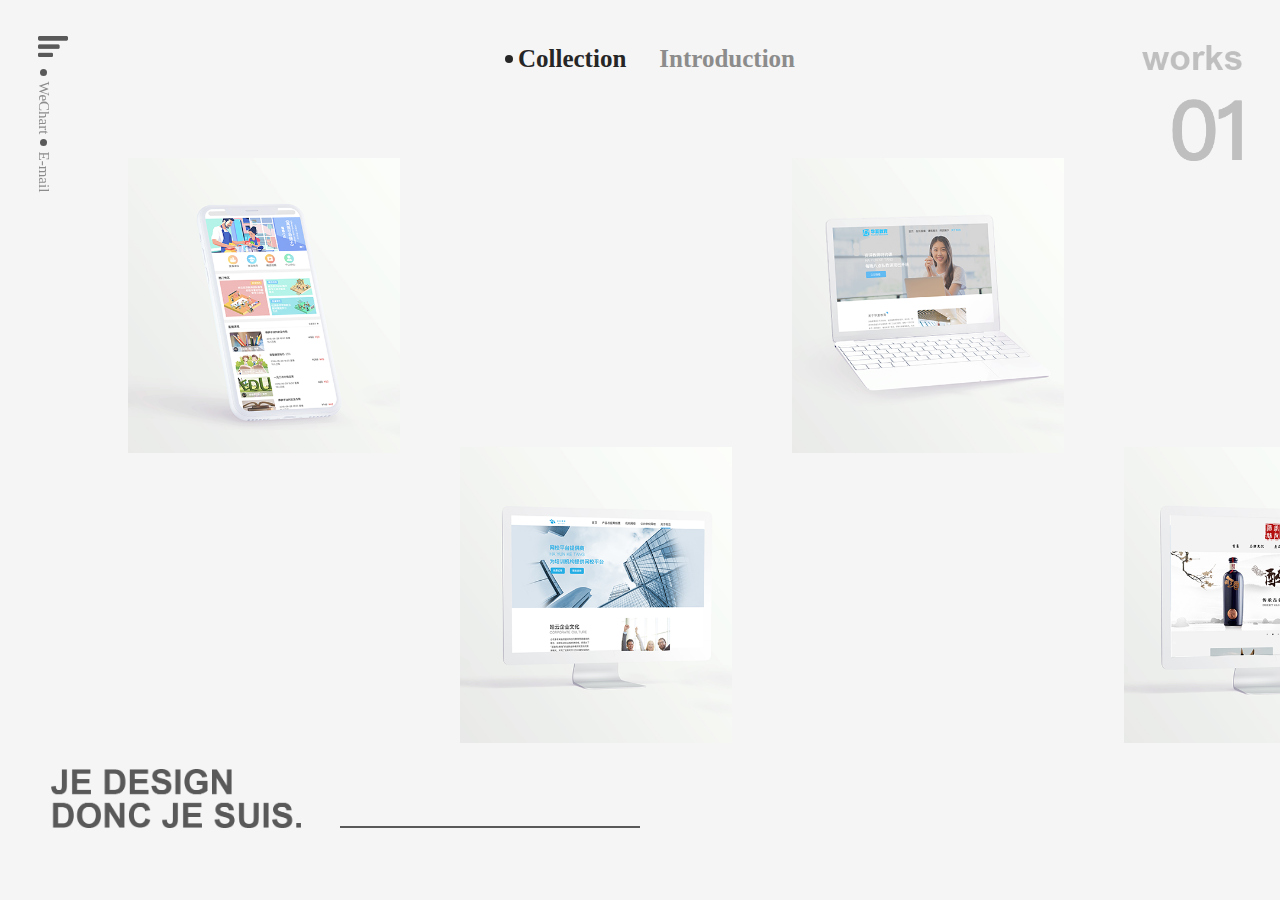
<file: index.html>
<!DOCTYPE html><html><head><meta charset=utf-8><meta name=viewport content="width=device-width,initial-scale=1"><link rel="shortcut icon" type=image/x-icon href=static/yuan.ico><title>袁婷婷</title><link href=/static/css/app.fe46f29479b5ec4a58af4188d43b6247.css rel=stylesheet></head><body><div id=app></div><script type=text/javascript src=/static/js/manifest.a0c01f85ba757eec5957.js></script><script type=text/javascript src=/static/js/vendor.b6e19ca7b35aeb6631c6.js></script><script type=text/javascript src=/static/js/app.18d2ab2a0c6d98864658.js></script></body></html>
</file>
